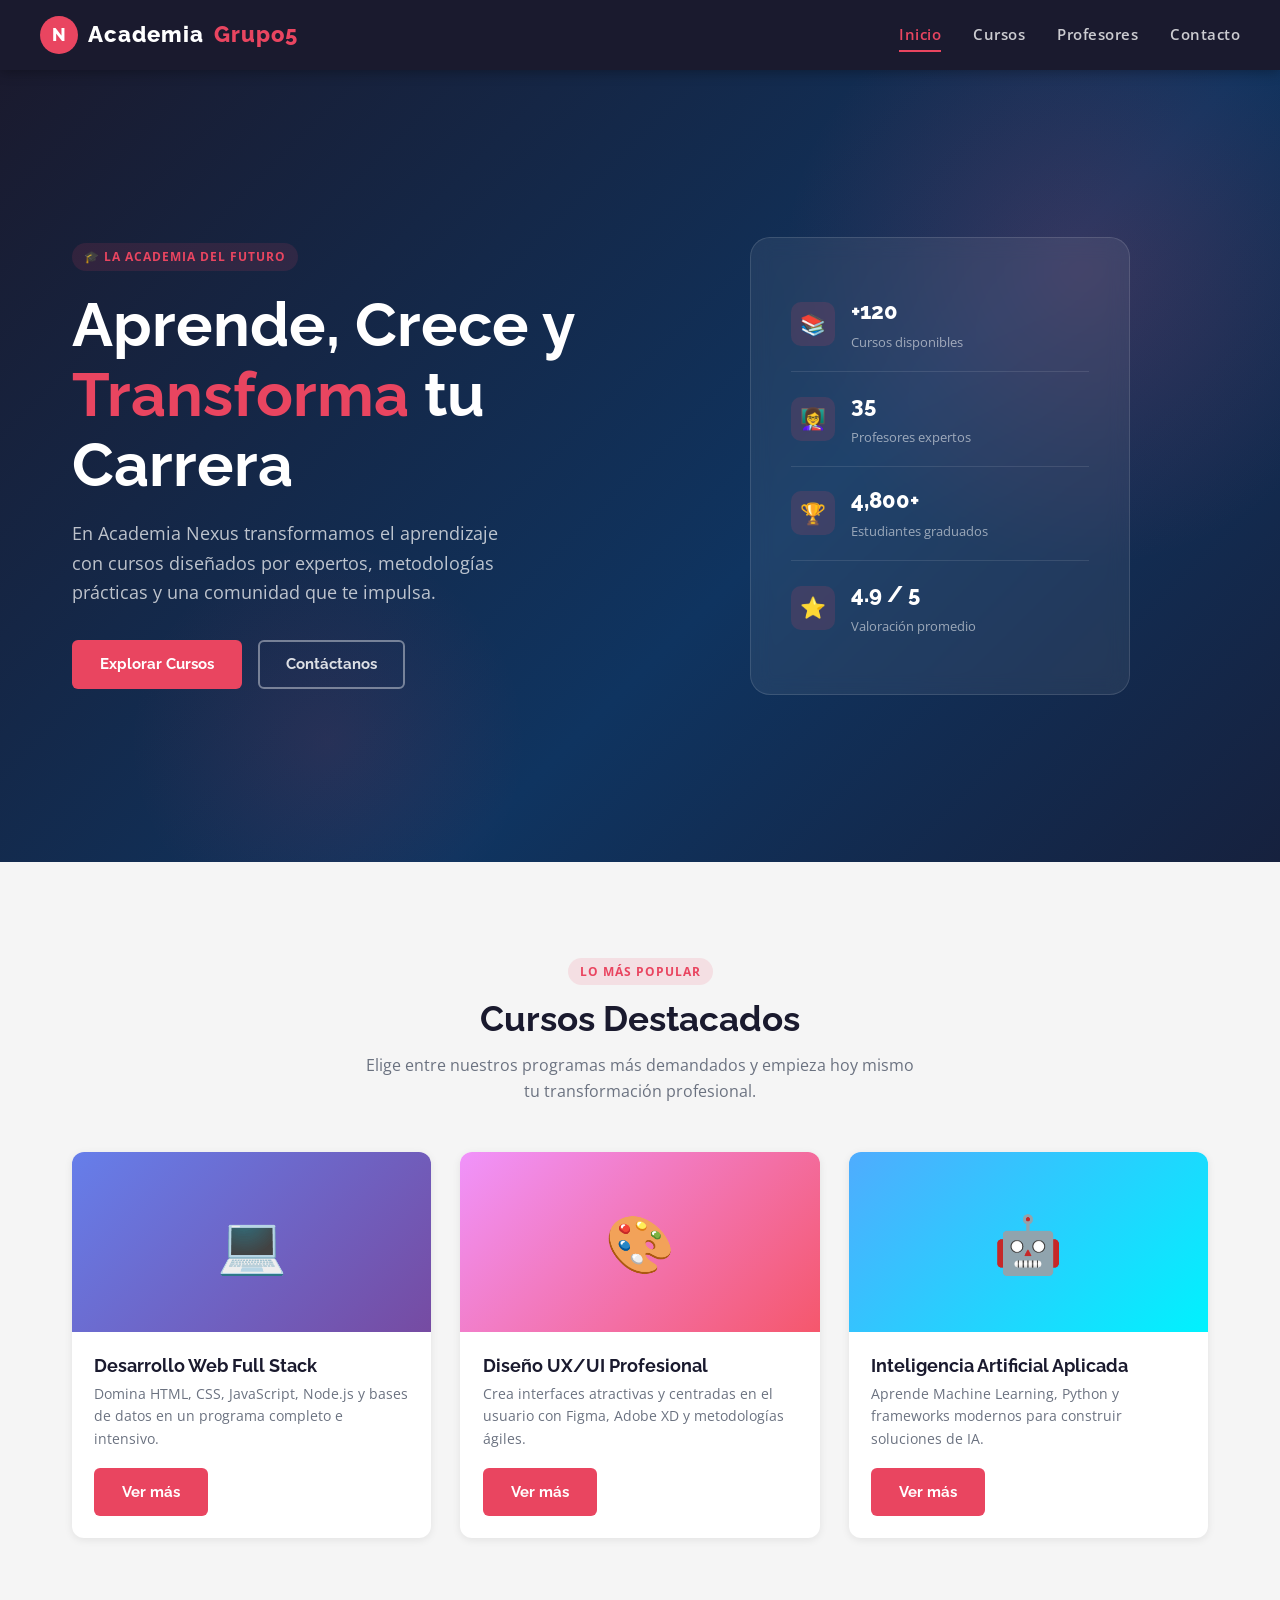
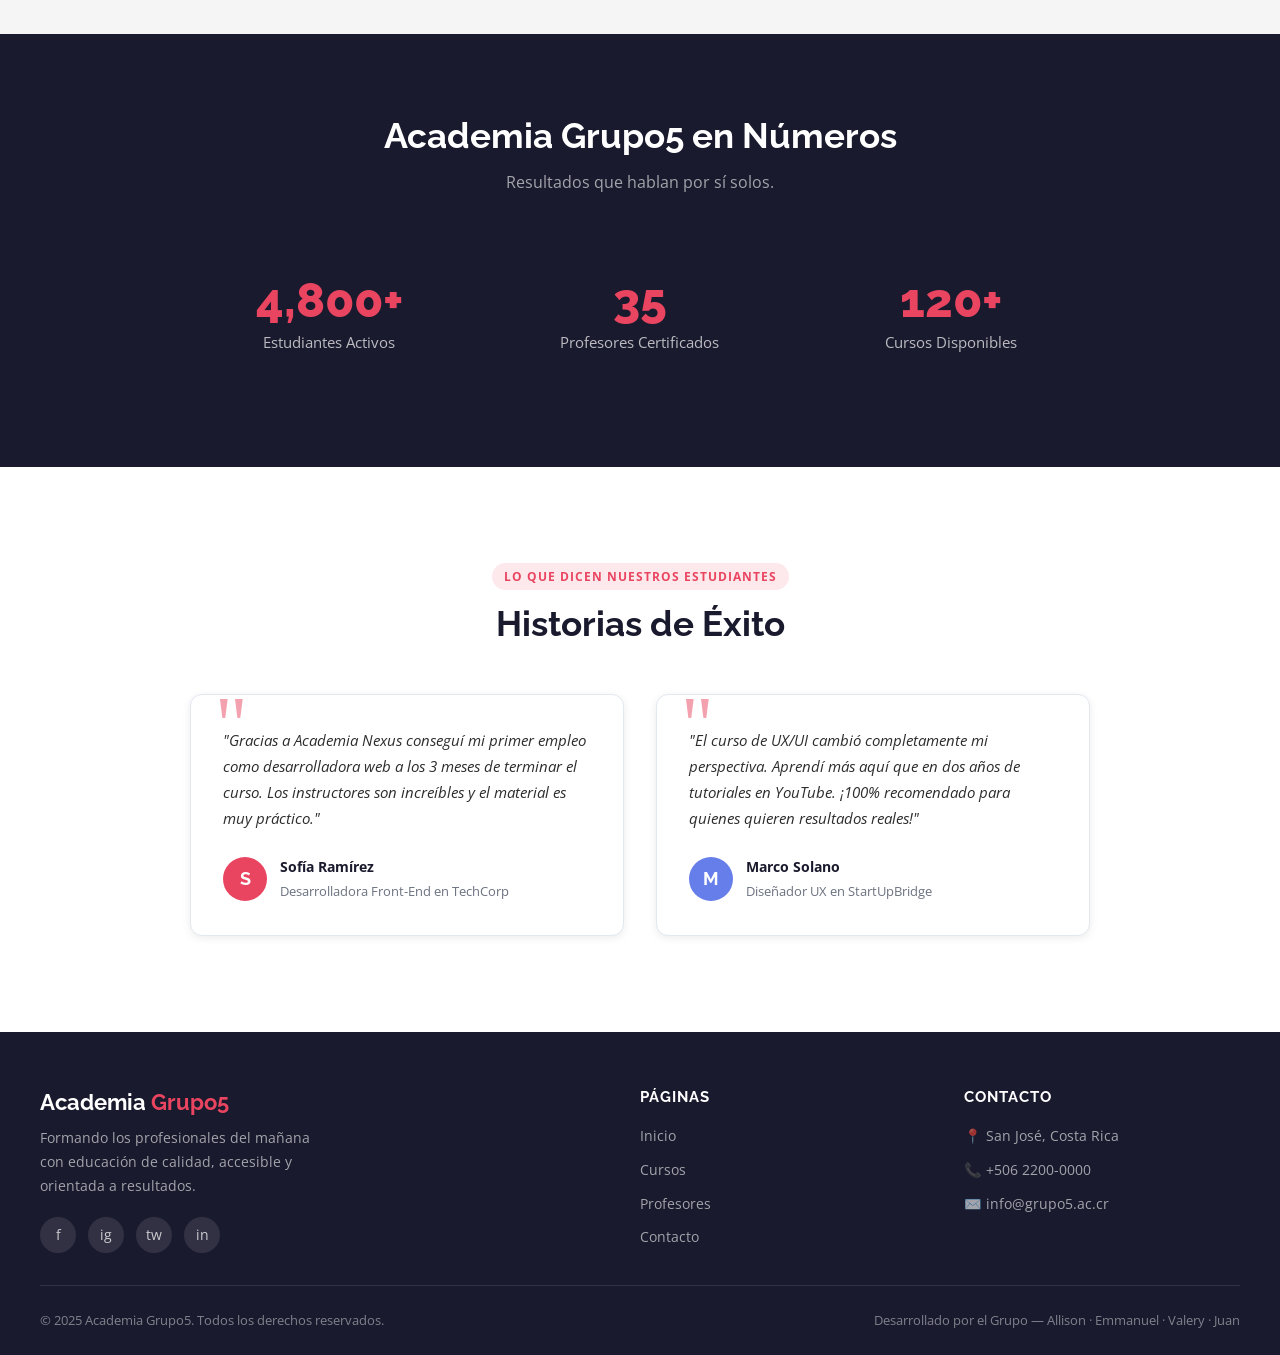
<file: app/index.html>
<!DOCTYPE html>
<html lang="es">
<head>
  <meta charset="UTF-8" />
  <meta name="viewport" content="width=device-width, initial-scale=1.0" />
  <title>Academia Grupo5 — Inicio</title>
  <link rel="stylesheet" href="css/style.css" />
  <link rel="stylesheet" href="css/index.css" />
</head>
<body>

  <nav class="navbar">
    <div class="navbar-inner">
      <a href="index.html" class="navbar-brand">
        <div class="navbar-logo">N</div>
        Academia <span class="brand-accent">Grupo5</span>
      </a>

      <button class="navbar-toggle" id="navToggle" aria-label="Abrir menú">
        <span></span><span></span><span></span>
      </button>

      <ul class="navbar-links" id="navLinks">
        <li><a href="index.html" class="active">Inicio</a></li>
        <li><a href="cursos.html">Cursos</a></li>
        <li><a href="profesores.html">Profesores</a></li>
        <li><a href="contacto.html">Contacto</a></li>
      </ul>
    </div>
  </nav>

  <section class="hero">
    <div class="hero-content">
      <div class="hero-text">
        <span class="badge-tag">🎓 La academia del futuro</span>
        <h1>Aprende, Crece y<br /><span>Transforma</span> tu Carrera</h1>
        <p>
          En Academia Nexus transformamos el aprendizaje con cursos diseñados por expertos,
          metodologías prácticas y una comunidad que te impulsa.
        </p>
        <div class="hero-buttons">
          <a href="cursos.html" class="btn-primary">Explorar Cursos</a>
          <a href="contacto.html" class="btn-outline" style="color:rgba(255,255,255,0.85); border-color:rgba(255,255,255,0.4);">Contáctanos</a>
        </div>
      </div>

      <div class="hero-visual">
        <div class="hero-card">
          <div class="hero-card-stat">
            <div class="stat-icon">📚</div>
            <div class="stat-info">
              <strong>+120</strong>
              <span>Cursos disponibles</span>
            </div>
          </div>
          <div class="hero-card-stat">
            <div class="stat-icon">👩‍🏫</div>
            <div class="stat-info">
              <strong>35</strong>
              <span>Profesores expertos</span>
            </div>
          </div>
          <div class="hero-card-stat">
            <div class="stat-icon">🏆</div>
            <div class="stat-info">
              <strong>4,800+</strong>
              <span>Estudiantes graduados</span>
            </div>
          </div>
          <div class="hero-card-stat">
            <div class="stat-icon">⭐</div>
            <div class="stat-info">
              <strong>4.9 / 5</strong>
              <span>Valoración promedio</span>
            </div>
          </div>
        </div>
      </div>
    </div>
  </section>

  <section class="section-courses">
    <div class="container">
      <div class="section-header">
        <span class="badge-tag">Lo más popular</span>
        <h2>Cursos Destacados</h2>
        <p>Elige entre nuestros programas más demandados y empieza hoy mismo tu transformación profesional.</p>
      </div>
      <div class="cards-grid" id="cursosContainer"></div>
    </div>
  </section>


  <section class="section-stats">
    <div class="container">
      <div class="section-header">
        <h2 style="color:var(--color-white);">Academia Grupo5 en Números</h2>
        <p style="color:rgba(255,255,255,0.6);">Resultados que hablan por sí solos.</p>
      </div>
      <div class="stats-grid">
        <div class="stat-box">
          <div class="number" id="statEstudiantes"></div>
          <div class="label">Estudiantes Activos</div>
        </div>
        <div class="stat-box">
          <div class="number" id="statProfesores"></div>
          <div class="label">Profesores Certificados</div>
        </div>
        <div class="stat-box">
          <div class="number" id="statCursos"></div>
          <div class="label">Cursos Disponibles</div>
        </div>
      </div>
    </div>
  </section>


  <section class="section-testimonials">
    <div class="container">
      <div class="section-header">
        <span class="badge-tag">Lo que dicen nuestros estudiantes</span>
        <h2>Historias de Éxito</h2>
      </div>
      <div class="testimonials-grid">
        <div class="testimonial-card">
          <p class="testimonial-text">
            "Gracias a Academia Nexus conseguí mi primer empleo como desarrolladora web a los 3 meses
            de terminar el curso. Los instructores son increíbles y el material es muy práctico."
          </p>
          <div class="testimonial-author">
            <div class="author-avatar">S</div>
            <div class="author-info">
              <strong>Sofía Ramírez</strong>
              <span>Desarrolladora Front-End en TechCorp</span>
            </div>
          </div>
        </div>
        <div class="testimonial-card">
          <p class="testimonial-text">
            "El curso de UX/UI cambió completamente mi perspectiva. Aprendí más aquí que en dos años
            de tutoriales en YouTube. ¡100% recomendado para quienes quieren resultados reales!"
          </p>
          <div class="testimonial-author">
            <div class="author-avatar" style="background:#667eea;">M</div>
            <div class="author-info">
              <strong>Marco Solano</strong>
              <span>Diseñador UX en StartUpBridge</span>
            </div>
          </div>
        </div>
      </div>
    </div>
  </section>


  <footer class="footer">
    <div class="footer-inner">
      <div class="footer-brand">
        <h3>Academia <span>Grupo5</span></h3>
        <p>Formando los profesionales del mañana con educación de calidad, accesible y orientada a resultados.</p>
        <div class="footer-social">
          <a href="#" title="Facebook">f</a>
          <a href="#" title="Instagram">ig</a>
          <a href="#" title="Twitter">tw</a>
          <a href="#" title="LinkedIn">in</a>
        </div>
      </div>
      <div class="footer-col">
        <h4>Páginas</h4>
        <ul>
          <li><a href="index.html">Inicio</a></li>
          <li><a href="cursos.html">Cursos</a></li>
          <li><a href="profesores.html">Profesores</a></li>
          <li><a href="contacto.html">Contacto</a></li>
        </ul>
      </div>
      <div class="footer-col">
        <h4>Contacto</h4>
        <ul>
          <li><a href="#">📍 San José, Costa Rica</a></li>
          <li><a href="#">📞 +506 2200-0000</a></li>
          <li><a href="#">✉️ info@grupo5.ac.cr</a></li>
        </ul>
      </div>
    </div>
    <div class="footer-bottom">
      <span>© 2025 Academia Grupo5. Todos los derechos reservados.</span>
      <span>Desarrollado por el Grupo — Allison · Emmanuel · Valery · Juan</span>
    </div>
  </footer>

  <script src="js/index.js"></script>
</body>
</html>
</file>
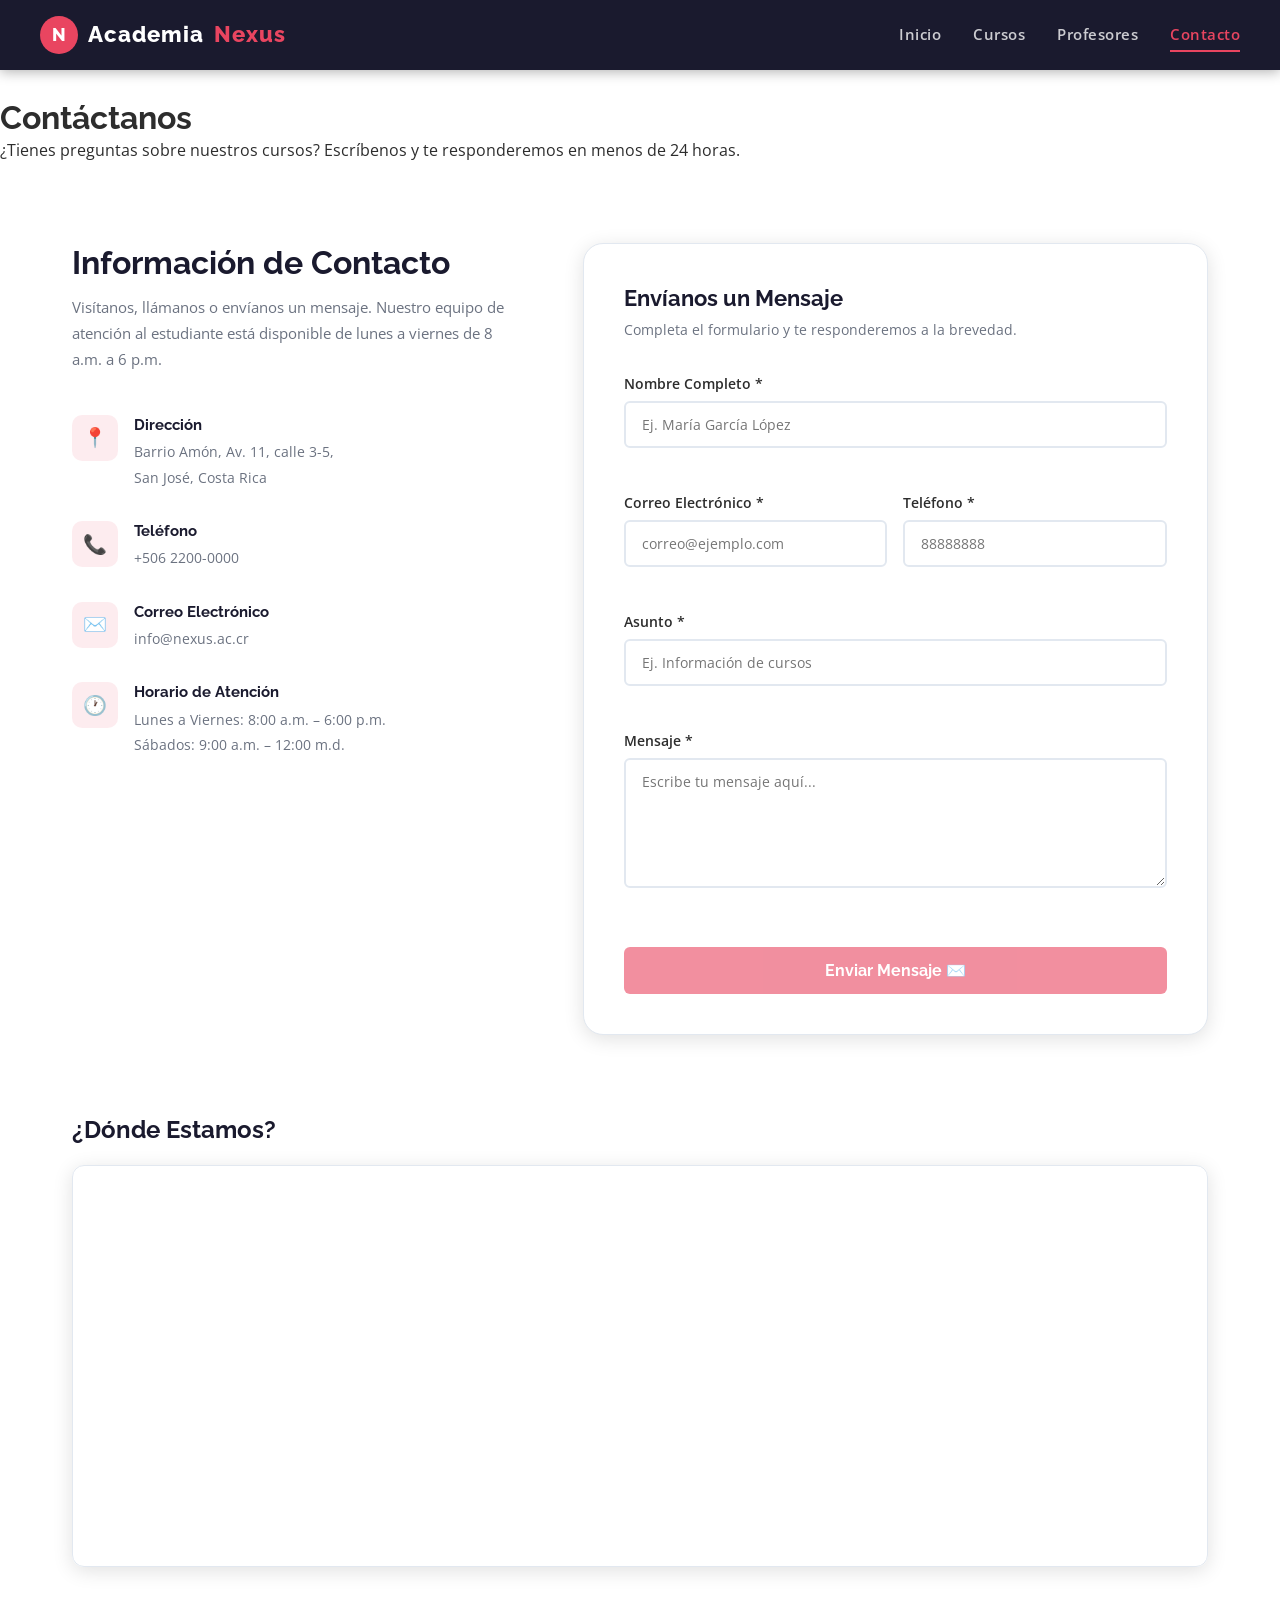
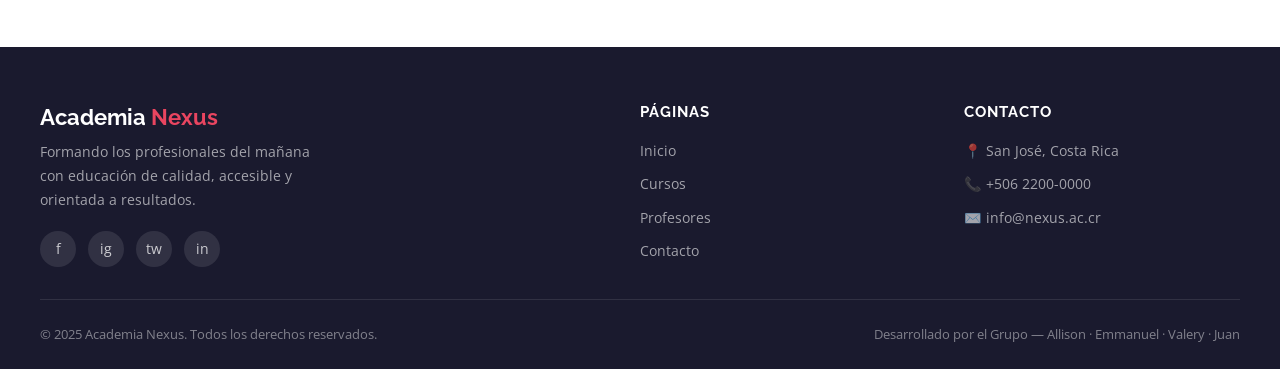
<file: app/contacto.html>
<!DOCTYPE html>
<html lang="es">
<head>
  <meta charset="UTF-8" />
  <meta name="viewport" content="width=device-width, initial-scale=1.0" />
  <title>Academia Nexus — Contacto</title>
  <link rel="stylesheet" href="css/style.css" />
  <link rel="stylesheet" href="css/contacto.css" />
</head>
<body>


  <nav class="navbar">
    <div class="navbar-inner">
      <a href="index.html" class="navbar-brand">
        <div class="navbar-logo">N</div>
        Academia <span class="brand-accent">Nexus</span>
      </a>
      <button class="navbar-toggle" id="navToggle" aria-label="Abrir menú">
        <span></span><span></span><span></span>
      </button>
      <ul class="navbar-links" id="navLinks">
        <li><a href="index.html">Inicio</a></li>
        <li><a href="cursos.html">Cursos</a></li>
        <li><a href="profesores.html">Profesores</a></li>
        <li><a href="contacto.html" class="active">Contacto</a></li>
      </ul>
    </div>
  </nav>


  <header class="page-header">
    <span class="badge-tag" style="background:rgba(255,255,255,0.15); color:#fff;"></span>
    <h1>Contáctanos</h1>
    <p>¿Tienes preguntas sobre nuestros cursos? Escríbenos y te responderemos en menos de 24 horas.</p>
  </header>


  <section class="contact-section">

  <!-- Información de la academia -->
  <div class="contact-info">
    <h2>Información de Contacto</h2>
    <p>
      Visítanos, llámanos o envíanos un mensaje. Nuestro equipo de atención al estudiante
      está disponible de lunes a viernes de 8 a.m. a 6 p.m.
    </p>

    <div class="info-item">
      <div class="info-icon">📍</div>
      <div class="info-text">
        <strong>Dirección</strong>
        <span>Barrio Amón, Av. 11, calle 3-5,<br />San José, Costa Rica</span>
      </div>
    </div>

    <div class="info-item">
      <div class="info-icon">📞</div>
      <div class="info-text">
        <strong>Teléfono</strong>
        <span>+506 2200-0000</span>
      </div>
    </div>

    <div class="info-item">
      <div class="info-icon">✉️</div>
      <div class="info-text">
        <strong>Correo Electrónico</strong>
        <span>info@nexus.ac.cr</span>
      </div>
    </div>

    <div class="info-item">
      <div class="info-icon">🕐</div>
      <div class="info-text">
        <strong>Horario de Atención</strong>
        <span>Lunes a Viernes: 8:00 a.m. – 6:00 p.m.<br />Sábados: 9:00 a.m. – 12:00 m.d.</span>
      </div>
    </div>
  </div>

  <!-- Formulario de contacto -->
  <div class="contact-form-wrapper">

    <h3>Envíanos un Mensaje</h3>
    <p>Completa el formulario y te responderemos a la brevedad.</p>

    <form id="contactForm" novalidate>

      <div id="formSuccess" class="form-success"></div>

      <div class="form-group">
        <label for="fullname">Nombre Completo *</label>
        <input type="text" id="fullname" name="fullname" placeholder="Ej. María García López" />
        <small id="fullnameError" class="error-message"></small>
      </div>

      <div class="form-row">

        <div class="form-group">
          <label for="email">Correo Electrónico *</label>
          <input type="email" id="email" name="email" placeholder="correo@ejemplo.com" />
          <small id="emailError" class="error-message"></small>
        </div>

        <div class="form-group">
          <label for="phone">Teléfono *</label>
          <input type="tel" id="phone" name="phone" placeholder="88888888" />
          <small id="phoneError" class="error-message"></small>
        </div>

      </div>

      <div class="form-group">
        <label for="subject">Asunto *</label>
        <input type="text" id="subject" name="subject" placeholder="Ej. Información de cursos" />
        <small id="subjectError" class="error-message"></small>
      </div>

      <div class="form-group">
        <label for="message">Mensaje *</label>
        <textarea id="message" name="message" placeholder="Escribe tu mensaje aquí..."></textarea>
        <small id="messageError" class="error-message"></small>
      </div>

      <button type="submit" id="submitBtn" class="form-submit" disabled>Enviar Mensaje ✉️</button>

    </form>

  </div>

</section>


  <section class="map-section">
    <h2>¿Dónde Estamos?</h2>
    <div class="map-wrapper">
      <!-- Mapa de Barrio Amón, San José, Costa Rica (ubicación ficticia) -->
      <iframe
        src="https://www.google.com/maps/embed?pb=!1m18!1m12!1m3!1d3929.916423244491!2d-84.07800988522884!3d9.938014092903!2m3!1f0!2f0!3f0!3m2!1i1024!2i768!4f13.1!3m3!1m2!1s0x8fa0e344b7f5b6ad%3A0x7c9f4f7e7d1e3e3e!2sBarrio%20Am%C3%B3n%2C%20San%20Jos%C3%A9!5e0!3m2!1ses!2scr!4v1699999999999!5m2!1ses!2scr"
        allowfullscreen=""
        loading="lazy"
        referrerpolicy="no-referrer-when-downgrade"
        title="Ubicación Academia Nexus — Barrio Amón, San José">
      </iframe>
    </div>
  </section>

  <footer class="footer">
    <div class="footer-inner">
      <div class="footer-brand">
        <h3>Academia <span>Nexus</span></h3>
        <p>Formando los profesionales del mañana con educación de calidad, accesible y orientada a resultados.</p>
        <div class="footer-social">
          <a href="#" title="Facebook">f</a>
          <a href="#" title="Instagram">ig</a>
          <a href="#" title="Twitter">tw</a>
          <a href="#" title="LinkedIn">in</a>
        </div>
      </div>
      <div class="footer-col">
        <h4>Páginas</h4>
        <ul>
          <li><a href="index.html">Inicio</a></li>
          <li><a href="cursos.html">Cursos</a></li>
          <li><a href="profesores.html">Profesores</a></li>
          <li><a href="contacto.html">Contacto</a></li>
        </ul>
      </div>
      <div class="footer-col">
        <h4>Contacto</h4>
        <ul>
          <li><a href="#">📍 San José, Costa Rica</a></li>
          <li><a href="#">📞 +506 2200-0000</a></li>
          <li><a href="#">✉️ info@nexus.ac.cr</a></li>
        </ul>
      </div>
    </div>
    <div class="footer-bottom">
      <span>© 2025 Academia Nexus. Todos los derechos reservados.</span>
      <span>Desarrollado por el Grupo — Allison · Emmanuel · Valery · Juan</span>
    </div>
  </footer>

<script src="js/contacto.js"></script>

</body>
</html>
</file>
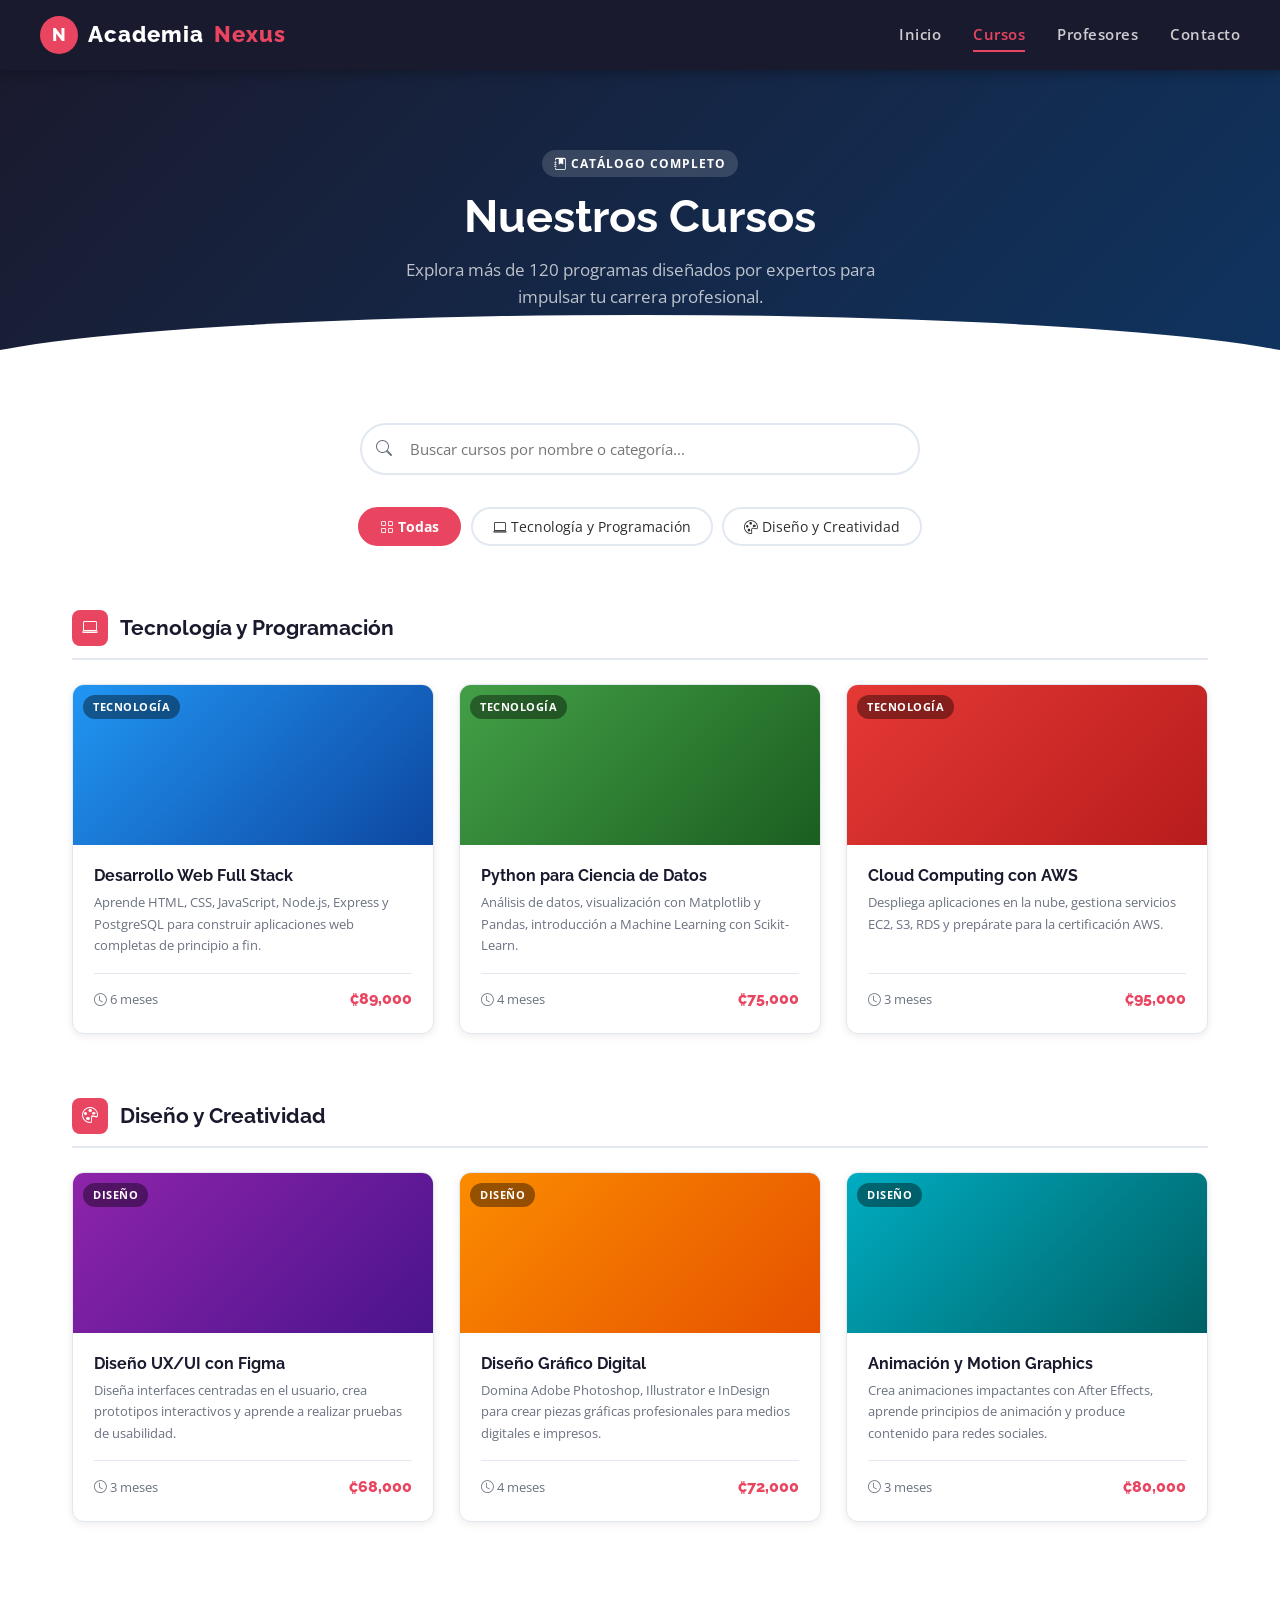
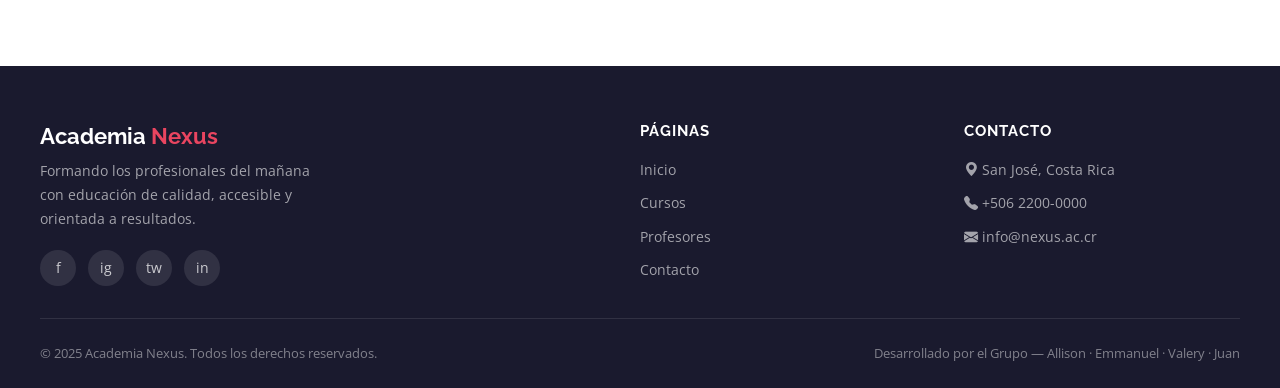
<file: app/cursos.html>
<!DOCTYPE html>
<html lang="es">
<head>
  <meta charset="UTF-8" />
  <meta name="viewport" content="width=device-width, initial-scale=1.0" />
  <title>Academia Nexus — Cursos</title>
  <!-- Bootstrap Icons -->
  <link rel="stylesheet" href="https://cdn.jsdelivr.net/npm/bootstrap-icons@1.11.0/font/bootstrap-icons.css" />
  <link rel="stylesheet" href="css/style.css" />
  <link rel="stylesheet" href="css/cursos.css" />
</head>
<body>

  <!-- NAVBAR -->
  <nav class="navbar">
    <div class="navbar-inner">
      <a href="index.html" class="navbar-brand">
        <div class="navbar-logo">N</div>
        Academia <span class="brand-accent">Nexus</span>
      </a>
      <button class="navbar-toggle" id="navToggle" aria-label="Abrir menú">
        <span></span><span></span><span></span>
      </button>
      <ul class="navbar-links" id="navLinks">
        <li><a href="index.html">Inicio</a></li>
        <li><a href="cursos.html" class="active">Cursos</a></li>
        <li><a href="profesores.html">Profesores</a></li>
        <li><a href="contacto.html">Contacto</a></li>
      </ul>
    </div>
  </nav>

  <!-- PAGE HEADER -->
  <header class="page-header">
    <span class="badge-tag" style="background:rgba(255,255,255,0.15); color:#fff;">
      <i class="bi bi-journal-bookmark-fill"></i> Catálogo completo
    </span>
    <h1>Nuestros Cursos</h1>
    <p>Explora más de 120 programas diseñados por expertos para impulsar tu carrera profesional.</p>
  </header>

  <!-- BARRA DE BÚSQUEDA -->
  <div class="search-section">
    <div class="search-bar-wrapper">
      <span class="search-icon"><i class="bi bi-search"></i></span>
      <input type="text" id="searchInput" placeholder="Buscar cursos por nombre o categoría..." />
    </div>
  </div>

  <!-- CATÁLOGO — se genera dinámicamente desde cursos.js -->
  <main class="catalog-section"></main>

  <!-- FOOTER -->
  <footer class="footer">
    <div class="footer-inner">
      <div class="footer-brand">
        <h3>Academia <span>Nexus</span></h3>
        <p>Formando los profesionales del mañana con educación de calidad, accesible y orientada a resultados.</p>
        <div class="footer-social">
          <a href="#" title="Facebook">f</a>
          <a href="#" title="Instagram">ig</a>
          <a href="#" title="Twitter">tw</a>
          <a href="#" title="LinkedIn">in</a>
        </div>
      </div>
      <div class="footer-col">
        <h4>Páginas</h4>
        <ul>
          <li><a href="index.html">Inicio</a></li>
          <li><a href="cursos.html">Cursos</a></li>
          <li><a href="profesores.html">Profesores</a></li>
          <li><a href="contacto.html">Contacto</a></li>
        </ul>
      </div>
      <div class="footer-col">
        <h4>Contacto</h4>
        <ul>
          <li><a href="#"><i class="bi bi-geo-alt-fill"></i> San José, Costa Rica</a></li>
          <li><a href="#"><i class="bi bi-telephone-fill"></i> +506 2200-0000</a></li>
          <li><a href="#"><i class="bi bi-envelope-fill"></i> info@nexus.ac.cr</a></li>
        </ul>
      </div>
    </div>
    <div class="footer-bottom">
      <span>© 2025 Academia Nexus. Todos los derechos reservados.</span>
      <span>Desarrollado por el Grupo — Allison · Emmanuel · Valery · Juan</span>
    </div>
  </footer>

  <script src="js/cursos.js"></script>
</body>
</html>
</file>
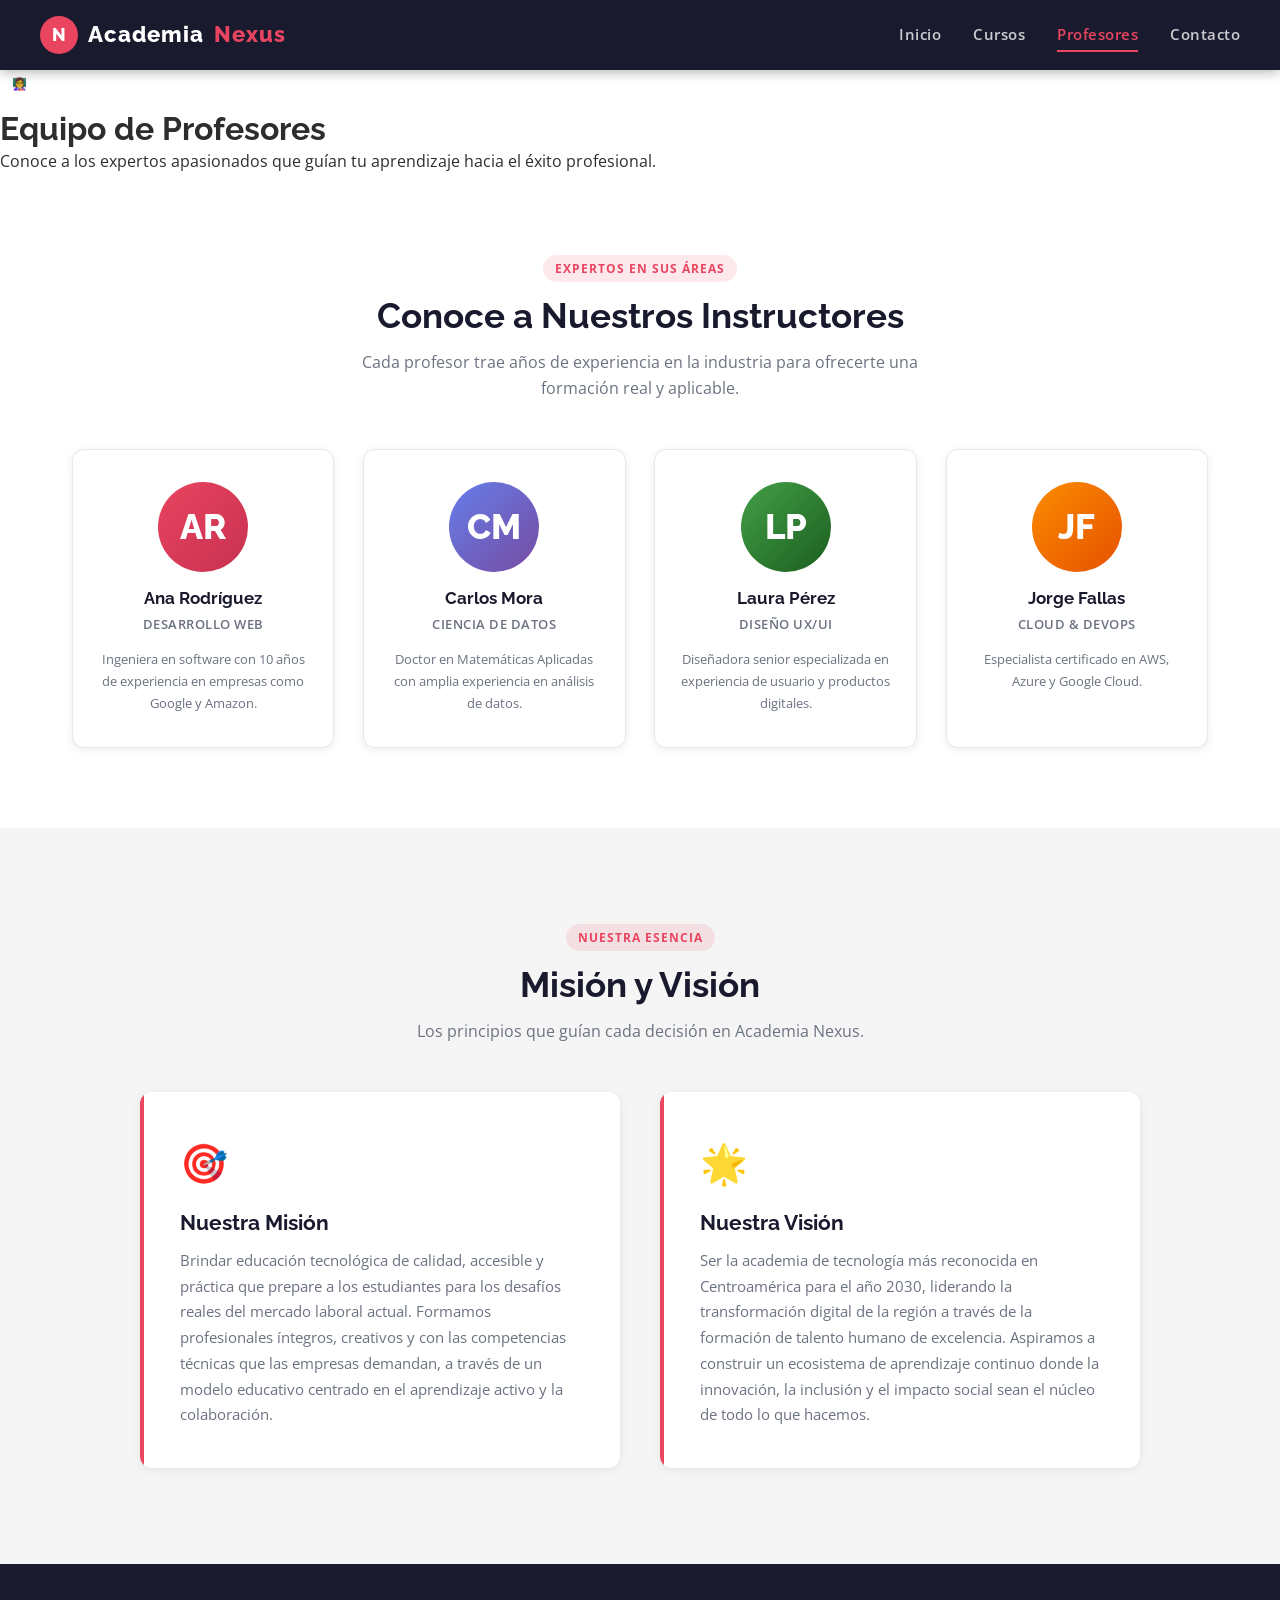
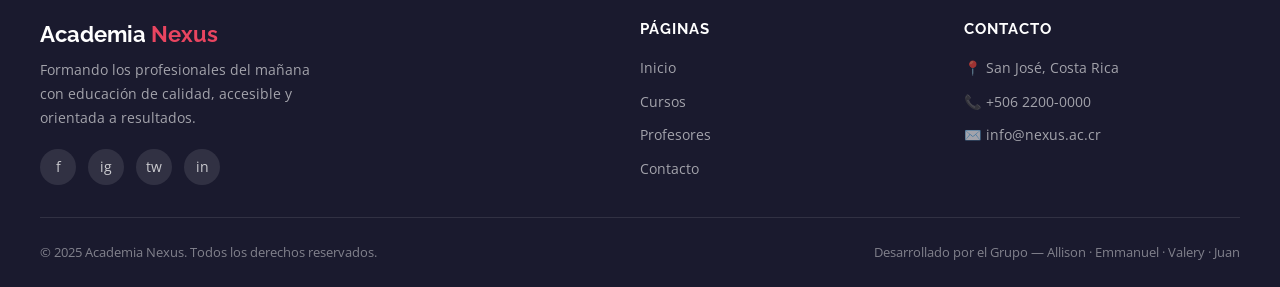
<file: app/profesores.html>
<!DOCTYPE html>
<html lang="es">
<head>
  <meta charset="UTF-8" />
  <meta name="viewport" content="width=device-width, initial-scale=1.0" />
  <title>Academia Nexus — Profesores</title>
  <link rel="stylesheet" href="css/style.css" />
  <link rel="stylesheet" href="css/profesores.css" />
</head>
<body>
  <!-- ══════════════════════════════════════
       MODAL
       ══════════════════════════════════════ -->
  <div id="teacherModal" class="modal">
  <div class="modal-content">
    <span class="close-btn">&times;</span>
    <div id="modalBody"></div>
  </div>
</div>
  <!-- ══════════════════════════════════════
       NAVBAR
       ══════════════════════════════════════ -->
  <nav class="navbar">
    <div class="navbar-inner">
      <a href="index.html" class="navbar-brand">
        <div class="navbar-logo">N</div>
        Academia <span class="brand-accent">Nexus</span>
      </a>
      <button class="navbar-toggle" id="navToggle" aria-label="Abrir menú">
        <span></span><span></span><span></span>
      </button>
      <ul class="navbar-links" id="navLinks">
        <li><a href="index.html">Inicio</a></li>
        <li><a href="cursos.html">Cursos</a></li>
        <li><a href="profesores.html" class="active">Profesores</a></li>
        <li><a href="contacto.html">Contacto</a></li>
      </ul>
    </div>
  </nav>

  <!-- ══════════════════════════════════════
       PAGE HEADER
       Rol 3: Valery
       ══════════════════════════════════════ -->
  <header class="page-header">
    <span class="badge-tag" style="background:rgba(255,255,255,0.15); color:#fff;">👩‍🏫 Nuestro equipo</span>
    <h1>Equipo de Profesores</h1>
    <p>Conoce a los expertos apasionados que guían tu aprendizaje hacia el éxito profesional.</p>
  </header>

  <!-- ══════════════════════════════════════
       EQUIPO DE PROFESORES
       Rol 3: Valery
       ══════════════════════════════════════ -->
  <section class="team-section">
    <div class="section-header">
      <span class="badge-tag">Expertos en sus áreas</span>
      <h2>Conoce a Nuestros Instructores</h2>
      <p>Cada profesor trae años de experiencia en la industria para ofrecerte una formación real y aplicable.</p>
    </div>

    <div class="team-grid" id="teamGrid"></div>
  </section>

  <!-- ══════════════════════════════════════
       MISIÓN Y VISIÓN
       Rol 3: Valery
       ══════════════════════════════════════ -->
  <section class="mission-section">
    <div class="mission-inner">
      <div class="section-header">
        <span class="badge-tag">Nuestra esencia</span>
        <h2>Misión y Visión</h2>
        <p>Los principios que guían cada decisión en Academia Nexus.</p>
      </div>

      <div class="mission-grid">
        <div class="mission-card">
          <div class="card-icon">🎯</div>
          <h3>Nuestra Misión</h3>
          <p>
            Brindar educación tecnológica de calidad, accesible y práctica que prepare a los estudiantes
            para los desafíos reales del mercado laboral actual. Formamos profesionales íntegros,
            creativos y con las competencias técnicas que las empresas demandan, a través de un
            modelo educativo centrado en el aprendizaje activo y la colaboración.
          </p>
        </div>

        <div class="mission-card">
          <div class="card-icon">🌟</div>
          <h3>Nuestra Visión</h3>
          <p>
            Ser la academia de tecnología más reconocida en Centroamérica para el año 2030,
            liderando la transformación digital de la región a través de la formación de talento humano
            de excelencia. Aspiramos a construir un ecosistema de aprendizaje continuo donde
            la innovación, la inclusión y el impacto social sean el núcleo de todo lo que hacemos.
          </p>
        </div>
      </div>
    </div>
  </section>

  <!-- ══════════════════════════════════════
       FOOTER
       ══════════════════════════════════════ -->
  <footer class="footer">
    <div class="footer-inner">
      <div class="footer-brand">
        <h3>Academia <span>Nexus</span></h3>
        <p>Formando los profesionales del mañana con educación de calidad, accesible y orientada a resultados.</p>
        <div class="footer-social">
          <a href="#" title="Facebook">f</a>
          <a href="#" title="Instagram">ig</a>
          <a href="#" title="Twitter">tw</a>
          <a href="#" title="LinkedIn">in</a>
        </div>
      </div>
      <div class="footer-col">
        <h4>Páginas</h4>
        <ul>
          <li><a href="index.html">Inicio</a></li>
          <li><a href="cursos.html">Cursos</a></li>
          <li><a href="profesores.html">Profesores</a></li>
          <li><a href="contacto.html">Contacto</a></li>
        </ul>
      </div>
      <div class="footer-col">
        <h4>Contacto</h4>
        <ul>
          <li><a href="#">📍 San José, Costa Rica</a></li>
          <li><a href="#">📞 +506 2200-0000</a></li>
          <li><a href="#">✉️ info@nexus.ac.cr</a></li>
        </ul>
      </div>
    </div>
    <div class="footer-bottom">
      <span>© 2025 Academia Nexus. Todos los derechos reservados.</span>
      <span>Desarrollado por el Grupo — Allison · Emmanuel · Valery · Juan</span>
    </div>
  </footer>
<script src="js/profesores.js"></script>
</body>
</html>
</file>
<file: app/css/style.css>
@import url('https://fonts.googleapis.com/css2?family=Raleway:wght@400;600;700;800&family=Open+Sans:wght@400;500;600&display=swap');

/* ── Variables globales ── */
:root {
  --color-primary:   #1A1A2E;
  --color-secondary: #16213E;
  --color-accent:    #E94560;
  --color-accent-hover: #c73050;
  --color-light:     #F5F5F5;
  --color-white:     #FFFFFF;
  --color-text:      #2D2D2D;
  --color-muted:     #6B7280;
  --color-border:    #E2E8F0;
  --shadow-sm: 0 2px 8px rgba(0,0,0,0.08);
  --shadow-md: 0 4px 20px rgba(0,0,0,0.12);
  --shadow-lg: 0 8px 40px rgba(0,0,0,0.18);
  --radius-sm: 6px;
  --radius-md: 12px;
  --radius-lg: 20px;
  --transition: all 0.3s ease;
}

/* ── Reset y base ── */
*, *::before, *::after {
  box-sizing: border-box;
  margin: 0;
  padding: 0;
}

html {
  scroll-behavior: smooth;
}

body {
  font-family: 'Open Sans', sans-serif;
  color: var(--color-text);
  background-color: var(--color-white);
  line-height: 1.6;
  font-size: 16px;
}

h1, h2, h3, h4, h5 {
  font-family: 'Raleway', sans-serif;
  font-weight: 700;
  line-height: 1.25;
}

a {
  text-decoration: none;
  color: inherit;
}

img {
  max-width: 100%;
  display: block;
}

/* ============================================================
   NAVBAR
   ============================================================ */
.navbar {
  background-color: var(--color-primary);
  padding: 0 2rem;
  position: sticky;
  top: 0;
  z-index: 1000;
  box-shadow: 0 2px 12px rgba(0,0,0,0.3);
}

.navbar-inner {
  display: flex;
  align-items: center;
  justify-content: space-between;
  max-width: 1200px;
  margin: 0 auto;
  height: 70px;
}

.navbar-brand {
  display: flex;
  align-items: center;
  gap: 10px;
  color: var(--color-white);
  font-family: 'Raleway', sans-serif;
  font-weight: 800;
  font-size: 1.4rem;
  letter-spacing: 1px;
}

.navbar-brand .brand-accent {
  color: var(--color-accent);
}

.navbar-logo {
  width: 38px;
  height: 38px;
  background: var(--color-accent);
  border-radius: 50%;
  display: flex;
  align-items: center;
  justify-content: center;
  font-family: 'Raleway', sans-serif;
  font-weight: 800;
  font-size: 1.1rem;
  color: var(--color-white);
  flex-shrink: 0;
}

.navbar-links {
  display: flex;
  align-items: center;
  gap: 2rem;
  list-style: none;
}

.navbar-links a {
  color: rgba(255,255,255,0.78);
  font-family: 'Open Sans', sans-serif;
  font-size: 0.92rem;
  font-weight: 600;
  letter-spacing: 0.5px;
  padding: 6px 0;
  position: relative;
  transition: var(--transition);
}

.navbar-links a::after {
  content: '';
  position: absolute;
  bottom: -2px;
  left: 0;
  width: 0;
  height: 2px;
  background: var(--color-accent);
  transition: width 0.3s ease;
}

.navbar-links a:hover {
  color: var(--color-white);
}

.navbar-links a:hover::after {
  width: 100%;
}

/* Enlace activo — visualmente diferenciado */
.navbar-links a.active {
  color: var(--color-accent);
}

.navbar-links a.active::after {
  width: 100%;
}

/* Hamburger menu (móvil) */
.navbar-toggle {
  display: none;
  flex-direction: column;
  gap: 5px;
  cursor: pointer;
  background: none;
  border: none;
  padding: 4px;
}

.navbar-toggle span {
  display: block;
  width: 26px;
  height: 2px;
  background: var(--color-white);
  border-radius: 2px;
  transition: var(--transition);
}

/* ============================================================
   FOOTER
   ============================================================ */
.footer {
  background-color: var(--color-primary);
  color: rgba(255,255,255,0.85);
  padding: 3.5rem 2rem 1.5rem;
}

.footer-inner {
  max-width: 1200px;
  margin: 0 auto;
  display: grid;
  grid-template-columns: 2fr 1fr 1fr;
  gap: 3rem;
}

.footer-brand h3 {
  color: var(--color-white);
  font-size: 1.4rem;
  margin-bottom: 0.6rem;
}

.footer-brand h3 span {
  color: var(--color-accent);
}

.footer-brand p {
  font-size: 0.88rem;
  line-height: 1.7;
  color: rgba(255,255,255,0.6);
  max-width: 280px;
}

.footer-social {
  display: flex;
  gap: 0.75rem;
  margin-top: 1.2rem;
}

.footer-social a {
  width: 36px;
  height: 36px;
  background: rgba(255,255,255,0.1);
  border-radius: 50%;
  display: flex;
  align-items: center;
  justify-content: center;
  font-size: 0.85rem;
  color: rgba(255,255,255,0.75);
  transition: var(--transition);
}

.footer-social a:hover {
  background: var(--color-accent);
  color: var(--color-white);
}

.footer-col h4 {
  color: var(--color-white);
  font-size: 0.95rem;
  margin-bottom: 1rem;
  text-transform: uppercase;
  letter-spacing: 1px;
}

.footer-col ul {
  list-style: none;
  display: flex;
  flex-direction: column;
  gap: 0.5rem;
}

.footer-col ul a {
  color: rgba(255,255,255,0.6);
  font-size: 0.88rem;
  transition: var(--transition);
}

.footer-col ul a:hover {
  color: var(--color-accent);
}

.footer-bottom {
  max-width: 1200px;
  margin: 2rem auto 0;
  padding-top: 1.5rem;
  border-top: 1px solid rgba(255,255,255,0.1);
  display: flex;
  justify-content: space-between;
  align-items: center;
  font-size: 0.82rem;
  color: rgba(255,255,255,0.45);
}

/* ============================================================
   UTILIDADES COMPARTIDAS
   ============================================================ */
.container {
  max-width: 1200px;
  margin: 0 auto;
  padding: 0 2rem;
}

.section-header {
  text-align: center;
  margin-bottom: 3rem;
}

.section-header h2 {
  font-size: 2.2rem;
  color: var(--color-primary);
  margin-bottom: 0.75rem;
}

.section-header p {
  color: var(--color-muted);
  font-size: 1rem;
  max-width: 560px;
  margin: 0 auto;
}

.badge-tag {
  display: inline-block;
  background: rgba(233,69,96,0.12);
  color: var(--color-accent);
  font-size: 0.75rem;
  font-weight: 700;
  text-transform: uppercase;
  letter-spacing: 1px;
  padding: 4px 12px;
  border-radius: 50px;
  margin-bottom: 0.75rem;
}

.btn-primary {
  display: inline-block;
  background: var(--color-accent);
  color: var(--color-white);
  padding: 12px 28px;
  border-radius: var(--radius-sm);
  font-family: 'Raleway', sans-serif;
  font-weight: 700;
  font-size: 0.95rem;
  transition: var(--transition);
  border: none;
  cursor: pointer;
}

.btn-primary:hover {
  background: var(--color-accent-hover);
  transform: translateY(-2px);
  box-shadow: 0 6px 20px rgba(233,69,96,0.35);
}

.btn-outline {
  display: inline-block;
  background: transparent;
  color: var(--color-accent);
  padding: 10px 26px;
  border-radius: var(--radius-sm);
  border: 2px solid var(--color-accent);
  font-family: 'Raleway', sans-serif;
  font-weight: 700;
  font-size: 0.92rem;
  transition: var(--transition);
  cursor: pointer;
}

.btn-outline:hover {
  background: var(--color-accent);
  color: var(--color-white);
}

/* ============================================================
   RESPONSIVE — Navbar
   ============================================================ */
@media (max-width: 768px) {
  .navbar-toggle {
    display: flex;
  }

  .navbar-links {
    display: none;
    position: absolute;
    top: 70px;
    left: 0;
    right: 0;
    background-color: var(--color-secondary);
    flex-direction: column;
    padding: 1.5rem 2rem;
    gap: 1.2rem;
  }

  .navbar-links.open {
    display: flex;
  }

  .footer-inner {
    grid-template-columns: 1fr;
    gap: 2rem;
  }

  .footer-bottom {
    flex-direction: column;
    gap: 0.5rem;
    text-align: center;
  }

  .section-header h2 {
    font-size: 1.7rem;
  }
}
</file>
<file: app/css/index.css>
/*  Rol 1: Allison — Página de Inicio*/

/* ── Hero ── */
.hero {
  background: linear-gradient(135deg, var(--color-primary) 0%, #0f3460 60%, #16213E 100%);
  min-height: 88vh;
  display: flex;
  align-items: center;
  position: relative;
  overflow: hidden;
}

.hero::before {
  content: '';
  position: absolute;
  width: 600px;
  height: 600px;
  background: radial-gradient(circle, rgba(233,69,96,0.18) 0%, transparent 70%);
  top: -100px;
  right: -100px;
  pointer-events: none;
}

.hero::after {
  content: '';
  position: absolute;
  width: 400px;
  height: 400px;
  background: radial-gradient(circle, rgba(233,69,96,0.1) 0%, transparent 70%);
  bottom: -80px;
  left: 10%;
  pointer-events: none;
}

.hero-content {
  position: relative;
  z-index: 2;
  padding: 4rem 2rem;
  max-width: 1200px;
  margin: 0 auto;
  display: grid;
  grid-template-columns: 1fr 1fr;
  gap: 4rem;
  align-items: center;
}

.hero-text .badge-tag {
  margin-bottom: 1.2rem;
}

.hero-text h1 {
  font-size: clamp(2.5rem, 5vw, 3.8rem);
  color: var(--color-white);
  line-height: 1.15;
  margin-bottom: 1.2rem;
}

.hero-text h1 span {
  color: var(--color-accent);
}

.hero-text p {
  color: rgba(255,255,255,0.72);
  font-size: 1.1rem;
  max-width: 460px;
  margin-bottom: 2rem;
  line-height: 1.7;
}

.hero-buttons {
  display: flex;
  gap: 1rem;
  flex-wrap: wrap;
}

.hero-visual {
  display: flex;
  justify-content: center;
}

.hero-card {
  background: rgba(255,255,255,0.07);
  border: 1px solid rgba(255,255,255,0.12);
  border-radius: var(--radius-lg);
  padding: 2.5rem;
  width: 100%;
  max-width: 380px;
  backdrop-filter: blur(10px);
}

.hero-card-stat {
  display: flex;
  align-items: center;
  gap: 1rem;
  padding: 1rem 0;
  border-bottom: 1px solid rgba(255,255,255,0.1);
}

.hero-card-stat:last-child {
  border-bottom: none;
}

.stat-icon {
  width: 44px;
  height: 44px;
  background: rgba(233,69,96,0.15);
  border-radius: 10px;
  display: flex;
  align-items: center;
  justify-content: center;
  font-size: 1.3rem;
  flex-shrink: 0;
}

.stat-info strong {
  display: block;
  color: var(--color-white);
  font-family: 'Raleway', sans-serif;
  font-size: 1.4rem;
  font-weight: 800;
}

.stat-info span {
  color: rgba(255,255,255,0.55);
  font-size: 0.82rem;
}

/* ── Cursos Destacados ── */
.section-courses {
  padding: 6rem 2rem;
  background: var(--color-light);
}

.cards-grid {
  display: grid;
  grid-template-columns: repeat(3, 1fr);
  gap: 1.8rem;
}

.course-card {
  background: var(--color-white);
  border-radius: var(--radius-md);
  overflow: hidden;
  box-shadow: var(--shadow-sm);
  transition: var(--transition);
}

.course-card:hover {
  transform: translateY(-6px);
  box-shadow: var(--shadow-lg);
}

.course-card-img {
  height: 180px;
  display: flex;
  align-items: center;
  justify-content: center;
  font-size: 3.5rem;
}

.course-card-img.bg1 { background: linear-gradient(135deg, #667eea, #764ba2); }
.course-card-img.bg2 { background: linear-gradient(135deg, #f093fb, #f5576c); }
.course-card-img.bg3 { background: linear-gradient(135deg, #4facfe, #00f2fe); }

.course-card-body {
  padding: 1.4rem;
}

.course-card-body h3 {
  font-size: 1.1rem;
  margin-bottom: 0.4rem;
  color: var(--color-primary);
}

.course-card-body p {
  font-size: 0.87rem;
  color: var(--color-muted);
  margin-bottom: 1.1rem;
  line-height: 1.6;
}

/* ── Estadísticas ── */
.section-stats {
  padding: 5rem 2rem;
  background: var(--color-primary);
}

.stats-grid {
  display: grid;
  grid-template-columns: repeat(3, 1fr);
  gap: 2rem;
  max-width: 900px;
  margin: 0 auto;
  text-align: center;
}

.stat-box {
  padding: 2rem 1rem;
}

.stat-box .number {
  font-family: 'Raleway', sans-serif;
  font-size: 3rem;
  font-weight: 800;
  color: var(--color-accent);
  line-height: 1;
  margin-bottom: 0.4rem;
}

.stat-box .label {
  color: rgba(255,255,255,0.7);
  font-size: 0.95rem;
}

/* ── Testimonios ── */
.section-testimonials {
  padding: 6rem 2rem;
}

.testimonials-grid {
  display: grid;
  grid-template-columns: repeat(2, 1fr);
  gap: 2rem;
  max-width: 900px;
  margin: 0 auto;
}

.testimonial-card {
  background: var(--color-white);
  border: 1px solid var(--color-border);
  border-radius: var(--radius-md);
  padding: 2rem;
  position: relative;
  box-shadow: var(--shadow-sm);
  transition: var(--transition);
}

.testimonial-card:hover {
  box-shadow: var(--shadow-md);
}

.testimonial-card::before {
  content: '"';
  position: absolute;
  top: -10px;
  left: 24px;
  font-size: 5rem;
  color: var(--color-accent);
  font-family: Georgia, serif;
  line-height: 1;
  opacity: 0.5;
}

.testimonial-text {
  font-size: 0.93rem;
  color: var(--color-text);
  line-height: 1.75;
  margin-bottom: 1.5rem;
  font-style: italic;
}

.testimonial-author {
  display: flex;
  align-items: center;
  gap: 0.8rem;
}

.author-avatar {
  width: 44px;
  height: 44px;
  border-radius: 50%;
  background: var(--color-accent);
  display: flex;
  align-items: center;
  justify-content: center;
  color: white;
  font-family: 'Raleway', sans-serif;
  font-weight: 700;
  font-size: 1.1rem;
  flex-shrink: 0;
}

.author-info strong {
  display: block;
  font-size: 0.9rem;
  color: var(--color-primary);
}

.author-info span {
  font-size: 0.8rem;
  color: var(--color-muted);
}

/* ── Responsive index ── */
@media (max-width: 992px) {
  .hero-content {
    grid-template-columns: 1fr;
    text-align: center;
  }
  .hero-text p { max-width: 100%; }
  .hero-buttons { justify-content: center; }
  .hero-visual { display: none; }
  .cards-grid { grid-template-columns: repeat(2, 1fr); }
  .stats-grid { grid-template-columns: repeat(3, 1fr); }
}

@media (max-width: 600px) {
  .cards-grid { grid-template-columns: 1fr; }
  .stats-grid { grid-template-columns: 1fr; }
  .testimonials-grid { grid-template-columns: 1fr; }
}
</file>
<file: app/css/contacto.css>
.contact-section {
  padding: 5rem 2rem;
  max-width: 1200px;
  margin: 0 auto;
  display: grid;
  grid-template-columns: 1fr 1.4fr;
  gap: 4rem;
  align-items: start;
}

.contact-info h2 {
  font-size: 2rem;
  color: var(--color-primary);
  margin-bottom: 0.75rem;
}

.contact-info > p {
  color: var(--color-muted);
  font-size: 0.95rem;
  line-height: 1.7;
  margin-bottom: 2.5rem;
}

.info-item {
  display: flex;
  align-items: flex-start;
  gap: 1rem;
  margin-bottom: 1.8rem;
}

.info-icon {
  width: 46px;
  height: 46px;
  background: rgba(233,69,96,0.1);
  border-radius: 10px;
  display: flex;
  align-items: center;
  justify-content: center;
  font-size: 1.2rem;
  flex-shrink: 0;
  margin-top: 2px;
}

.info-text strong {
  display: block;
  font-family: 'Raleway', sans-serif;
  font-size: 0.95rem;
  color: var(--color-primary);
  margin-bottom: 2px;
}

.info-text span {
  font-size: 0.88rem;
  color: var(--color-muted);
  line-height: 1.5;
}

/* ── Formulario ── */
.contact-form-wrapper {
  background: var(--color-white);
  border: 1px solid var(--color-border);
  border-radius: var(--radius-lg);
  padding: 2.5rem;
  box-shadow: var(--shadow-md);
}

.contact-form-wrapper h3 {
  font-size: 1.4rem;
  color: var(--color-primary);
  margin-bottom: 0.4rem;
}

.contact-form-wrapper > p {
  color: var(--color-muted);
  font-size: 0.88rem;
  margin-bottom: 2rem;
}

.form-group {
  margin-bottom: 1.3rem;
}

.form-group label {
  display: block;
  font-size: 0.85rem;
  font-weight: 600;
  color: var(--color-text);
  margin-bottom: 0.4rem;
}

.form-group input,
.form-group select,
.form-group textarea {
  width: 100%;
  padding: 12px 16px;
  border: 2px solid var(--color-border);
  border-radius: var(--radius-sm);
  font-family: 'Open Sans', sans-serif;
  font-size: 0.9rem;
  color: var(--color-text);
  background: var(--color-white);
  transition: var(--transition);
  outline: none;
}

.form-group input:focus,
.form-group select:focus,
.form-group textarea:focus {
  border-color: var(--color-accent);
  box-shadow: 0 0 0 4px rgba(233,69,96,0.1);
}

.form-group textarea {
  height: 130px;
  resize: vertical;
}

.form-row {
  display: grid;
  grid-template-columns: 1fr 1fr;
  gap: 1rem;
}

.form-submit {
  width: 100%;
  padding: 14px;
  background: var(--color-accent);
  color: var(--color-white);
  border: none;
  border-radius: var(--radius-sm);
  font-family: 'Raleway', sans-serif;
  font-weight: 700;
  font-size: 1rem;
  cursor: pointer;
  transition: var(--transition);
  margin-top: 0.5rem;
}

.form-submit:hover {
  background: var(--color-accent-hover);
  transform: translateY(-2px);
  box-shadow: 0 6px 20px rgba(233,69,96,0.3);
}

.map-section {
  padding: 0 2rem 5rem;
  max-width: 1200px;
  margin: 0 auto;
}

.map-section h2 {
  font-size: 1.5rem;
  color: var(--color-primary);
  margin-bottom: 1.2rem;
}

.map-wrapper {
  border-radius: var(--radius-md);
  overflow: hidden;
  box-shadow: var(--shadow-md);
  border: 1px solid var(--color-border);
}

.map-wrapper iframe {
  width: 100%;
  height: 400px;
  display: block;
  border: none;
}

@media (max-width: 900px) {
  .contact-section {
    grid-template-columns: 1fr;
    gap: 2.5rem;
  }
}

@media (max-width: 480px) {
  .form-row {
    grid-template-columns: 1fr;
  }
  .contact-form-wrapper {
    padding: 1.5rem;
  }
}

/* Estilos para validación del formulario */

.error-message {
  display: block;
  min-height: 18px;
  margin-top: 5px;
  font-size: 0.85rem;
  color: #d93025;
}

.input-error {
  border-color: #d93025 !important;
  box-shadow: 0 0 0 2px rgba(217, 48, 37, 0.12);
}

.input-ok {
  border-color: #198754 !important;
  box-shadow: 0 0 0 2px rgba(25, 135, 84, 0.12);
}

.form-success {
  display: none;
  margin-bottom: 18px;
  padding: 12px 14px;
  border-radius: 10px;
  background: #e7f6ec;
  color: #146c2e;
  font-size: 0.95rem;
  font-weight: 500;
}

.form-success.show {
  display: block;
}

.form-submit:disabled {
  opacity: 0.6;
  cursor: not-allowed;
}
</file>
<file: app/css/cursos.css>
/* ROL 2: Emmanuel */


.page-header {
  background: linear-gradient(135deg, var(--color-primary) 0%, #0f3460 100%);
  padding: 5rem 2rem 4rem;
  text-align: center;
  position: relative;
  overflow: hidden;
}

.page-header::after {
  content: '';
  position: absolute;
  bottom: 0; left: 0; right: 0;
  height: 60px;
  background: var(--color-white);
  clip-path: ellipse(55% 100% at 50% 100%);
}

.page-header h1 {
  color: var(--color-white);
  font-size: 2.8rem;
  margin-bottom: 0.75rem;
}

.page-header p {
  color: rgba(255,255,255,0.72);
  font-size: 1.05rem;
  max-width: 520px;
  margin: 0 auto;
}


.search-section {
  padding: 3rem 2rem 2rem;
  max-width: 1200px;
  margin: 0 auto;
}

.search-bar-wrapper {
  position: relative;
  max-width: 560px;
  margin: 0 auto;
}

.search-bar-wrapper input {
  width: 100%;
  padding: 14px 20px 14px 48px;
  border: 2px solid var(--color-border);
  border-radius: 50px;
  font-family: 'Open Sans', sans-serif;
  font-size: 0.95rem;
  color: var(--color-text);
  outline: none;
  transition: var(--transition);
}

.search-bar-wrapper input:focus {
  border-color: var(--color-accent);
  box-shadow: 0 0 0 4px rgba(233,69,96,0.1);
}

.search-bar-wrapper .search-icon {
  position: absolute;
  left: 16px;
  top: 50%;
  transform: translateY(-50%);
  color: var(--color-muted);
  font-size: 1rem;
}


.catalog-section {
  padding: 2rem 2rem 5rem;
  max-width: 1200px;
  margin: 0 auto;
}

.category-block {
  margin-bottom: 4rem;
}

.category-title {
  display: flex;
  align-items: center;
  gap: 0.75rem;
  font-size: 1.3rem;
  color: var(--color-primary);
  margin-bottom: 1.5rem;
  padding-bottom: 0.75rem;
  border-bottom: 2px solid var(--color-border);
}

.category-title .cat-icon {
  width: 36px;
  height: 36px;
  background: var(--color-accent);
  border-radius: 8px;
  display: flex;
  align-items: center;
  justify-content: center;
  font-size: 1rem;
  color: white;
}

.catalog-grid {
  display: grid;
  grid-template-columns: repeat(3, 1fr);
  gap: 1.6rem;
}

.catalog-card {
  background: var(--color-white);
  border-radius: var(--radius-md);
  border: 1px solid var(--color-border);
  overflow: hidden;
  box-shadow: var(--shadow-sm);
  transition: var(--transition);
  display: flex;
  flex-direction: column;
}

.catalog-card:hover {
  transform: translateY(-5px);
  box-shadow: var(--shadow-md);
  border-color: transparent;
}

.catalog-card-thumb {
  height: 160px;
  display: flex;
  align-items: center;
  justify-content: center;
  font-size: 3rem;
  position: relative;
}

.catalog-card-thumb.t1 { background: linear-gradient(135deg,#2196f3,#0d47a1); }
.catalog-card-thumb.t2 { background: linear-gradient(135deg,#43a047,#1b5e20); }
.catalog-card-thumb.t3 { background: linear-gradient(135deg,#e53935,#b71c1c); }
.catalog-card-thumb.t4 { background: linear-gradient(135deg,#8e24aa,#4a148c); }
.catalog-card-thumb.t5 { background: linear-gradient(135deg,#fb8c00,#e65100); }
.catalog-card-thumb.t6 { background: linear-gradient(135deg,#00acc1,#006064); }

.card-category-tag {
  position: absolute;
  top: 10px;
  left: 10px;
  background: rgba(0,0,0,0.4);
  color: white;
  font-size: 0.7rem;
  font-weight: 700;
  text-transform: uppercase;
  letter-spacing: 0.5px;
  padding: 3px 10px;
  border-radius: 50px;
  backdrop-filter: blur(4px);
}

.catalog-card-body {
  padding: 1.3rem;
  flex: 1;
  display: flex;
  flex-direction: column;
}

.catalog-card-body h3 {
  font-size: 1rem;
  color: var(--color-primary);
  margin-bottom: 0.4rem;
}

.catalog-card-body p {
  font-size: 0.84rem;
  color: var(--color-muted);
  line-height: 1.6;
  flex: 1;
  margin-bottom: 1rem;
}

.card-meta {
  display: flex;
  justify-content: space-between;
  align-items: center;
  padding-top: 0.8rem;
  border-top: 1px solid var(--color-border);
}

.card-meta .duration {
  font-size: 0.8rem;
  color: var(--color-muted);
}

.card-meta .price {
  font-family: 'Raleway', sans-serif;
  font-weight: 800;
  font-size: 1rem;
  color: var(--color-accent);
}


@media (max-width: 900px) {
  .catalog-grid { grid-template-columns: repeat(2,1fr); }
}
@media (max-width: 580px) {
  .catalog-grid { grid-template-columns: 1fr; }
  .page-header h1 { font-size: 1.9rem; }
}

/* Botones de filtro por categoría */
.filtro-categorias {
  display: flex;
  flex-wrap: wrap;
  gap: 0.6rem;
  justify-content: center;
  max-width: 1200px;
  margin: 0 auto;
  padding: 0 2rem 2rem;
}

.btn-filtro {
  padding: 8px 20px;
  border: 2px solid var(--color-border);
  border-radius: 50px;
  background: var(--color-white);
  color: var(--color-text);
  font-family: 'Open Sans', sans-serif;
  font-size: 0.85rem;
  cursor: pointer;
  transition: var(--transition);
}

.btn-filtro:hover {
  border-color: var(--color-accent);
  color: var(--color-accent);
}

.btn-filtro.activo {
  background: var(--color-accent);
  border-color: var(--color-accent);
  color: white;
  font-weight: 700;
}
</file>
<file: app/css/profesores.css>
/* ============================================================
   ACADEMIA NEXUS — profesores.css
   Rol 3: Valery — Página de Profesores
   ============================================================ */

/* ── Equipo de Profesores ── */
.team-section {
  padding: 5rem 2rem;
  max-width: 1200px;
  margin: 0 auto;
}

.team-grid {
  display: grid;
  grid-template-columns: repeat(4, 1fr);
  gap: 1.8rem;
}

.teacher-card {
  background: var(--color-white);
  border-radius: var(--radius-md);
  border: 1px solid var(--color-border);
  padding: 2rem 1.4rem;
  text-align: center;
  box-shadow: var(--shadow-sm);
  transition: var(--transition);
}

.teacher-card:hover {
  transform: translateY(-6px);
  box-shadow: var(--shadow-md);
  border-color: var(--color-accent);
}

.teacher-avatar {
  width: 90px;
  height: 90px;
  border-radius: 50%;
  margin: 0 auto 1rem;
  display: flex;
  align-items: center;
  justify-content: center;
  font-size: 2.2rem;
  font-family: 'Raleway', sans-serif;
  font-weight: 800;
  color: var(--color-white);
}

.avatar-1 { background: linear-gradient(135deg, #E94560, #c73050); }
.avatar-2 { background: linear-gradient(135deg, #667eea, #764ba2); }
.avatar-3 { background: linear-gradient(135deg, #43a047, #1b5e20); }
.avatar-4 { background: linear-gradient(135deg, #fb8c00, #e65100); }

.teacher-card h3 {
  font-size: 1.05rem;
  color: var(--color-primary);
  margin-bottom: 0.25rem;
}

.teacher-specialty {
  font-size: 0.82rem;
  color: var(--color-accent);
  font-weight: 600;
  text-transform: uppercase;
  letter-spacing: 0.5px;
  margin-bottom: 0.8rem;
}

.teacher-card p {
  font-size: 0.84rem;
  color: var(--color-muted);
  line-height: 1.65;
}

/* ── Misión y Visión ── */
.mission-section {
  background: var(--color-light);
  padding: 6rem 2rem;
}

.mission-inner {
  max-width: 1000px;
  margin: 0 auto;
}

.mission-grid {
  display: grid;
  grid-template-columns: 1fr 1fr;
  gap: 2.5rem;
  margin-top: 3rem;
}

.mission-card {
  background: var(--color-white);
  border-radius: var(--radius-md);
  padding: 2.5rem;
  box-shadow: var(--shadow-sm);
  position: relative;
  overflow: hidden;
  transition: var(--transition);
}

.mission-card:hover {
  box-shadow: var(--shadow-md);
}

.mission-card::before {
  content: '';
  position: absolute;
  top: 0; left: 0;
  width: 4px;
  height: 100%;
  background: var(--color-accent);
}

.mission-card .card-icon {
  font-size: 2.4rem;
  margin-bottom: 1rem;
}

.mission-card h3 {
  font-size: 1.3rem;
  color: var(--color-primary);
  margin-bottom: 0.75rem;
}

.mission-card p {
  font-size: 0.92rem;
  color: var(--color-muted);
  line-height: 1.75;
}

/* ── Responsive Profesores ── */
@media (max-width: 992px) {
  .team-grid { grid-template-columns: repeat(2, 1fr); }
  .mission-grid { grid-template-columns: 1fr; }
}

@media (max-width: 560px) {
  .team-grid { grid-template-columns: 1fr 1fr; }
}

@media (max-width: 400px) {
  .team-grid { grid-template-columns: 1fr; }
}

/* ======================================
   MODAL
====================================== */

.modal {
  display: none;
  position: fixed;
  inset: 0;
  background: rgba(15, 23, 42, 0.75);
  backdrop-filter: blur(6px);
  justify-content: center;
  align-items: center;
  z-index: 999;
  padding: 1rem;
}

.modal-content {
  background: var(--color-white);
  width: 100%;
  max-width: 650px;
  border-radius: var(--radius-md);
  box-shadow: 0 25px 50px rgba(0,0,0,0.25);
  padding: 2.5rem;
  position: relative;
  animation: modalShow .3s ease;
}

@keyframes modalShow {
  from {
    opacity: 0;
    transform: translateY(20px);
  }

  to {
    opacity: 1;
    transform: translateY(0);
  }
}

.close-btn {
  position: absolute;
  top: 15px;
  right: 20px;
  font-size: 2rem;
  font-weight: 700;
  color: var(--color-muted);
  cursor: pointer;
  transition: .2s;
}

.close-btn:hover {
  color: var(--color-accent);
}

#modalBody h2 {
  color: var(--color-primary);
  margin-bottom: 1rem;
  font-size: 1.8rem;
}

.modal-specialty {
  display: inline-block;
  background: rgba(233, 69, 96, 0.1);
  color: var(--color-accent);
  padding: .4rem .9rem;
  border-radius: 999px;
  font-size: .85rem;
  font-weight: 600;
  margin-bottom: 1.2rem;
}

.modal-info {
  display: grid;
  gap: 1rem;
}

.modal-item {
  background: var(--color-light);
  padding: 1rem;
  border-radius: 10px;
}

.modal-item strong {
  display: block;
  color: var(--color-primary);
  margin-bottom: .35rem;
}
</file>
